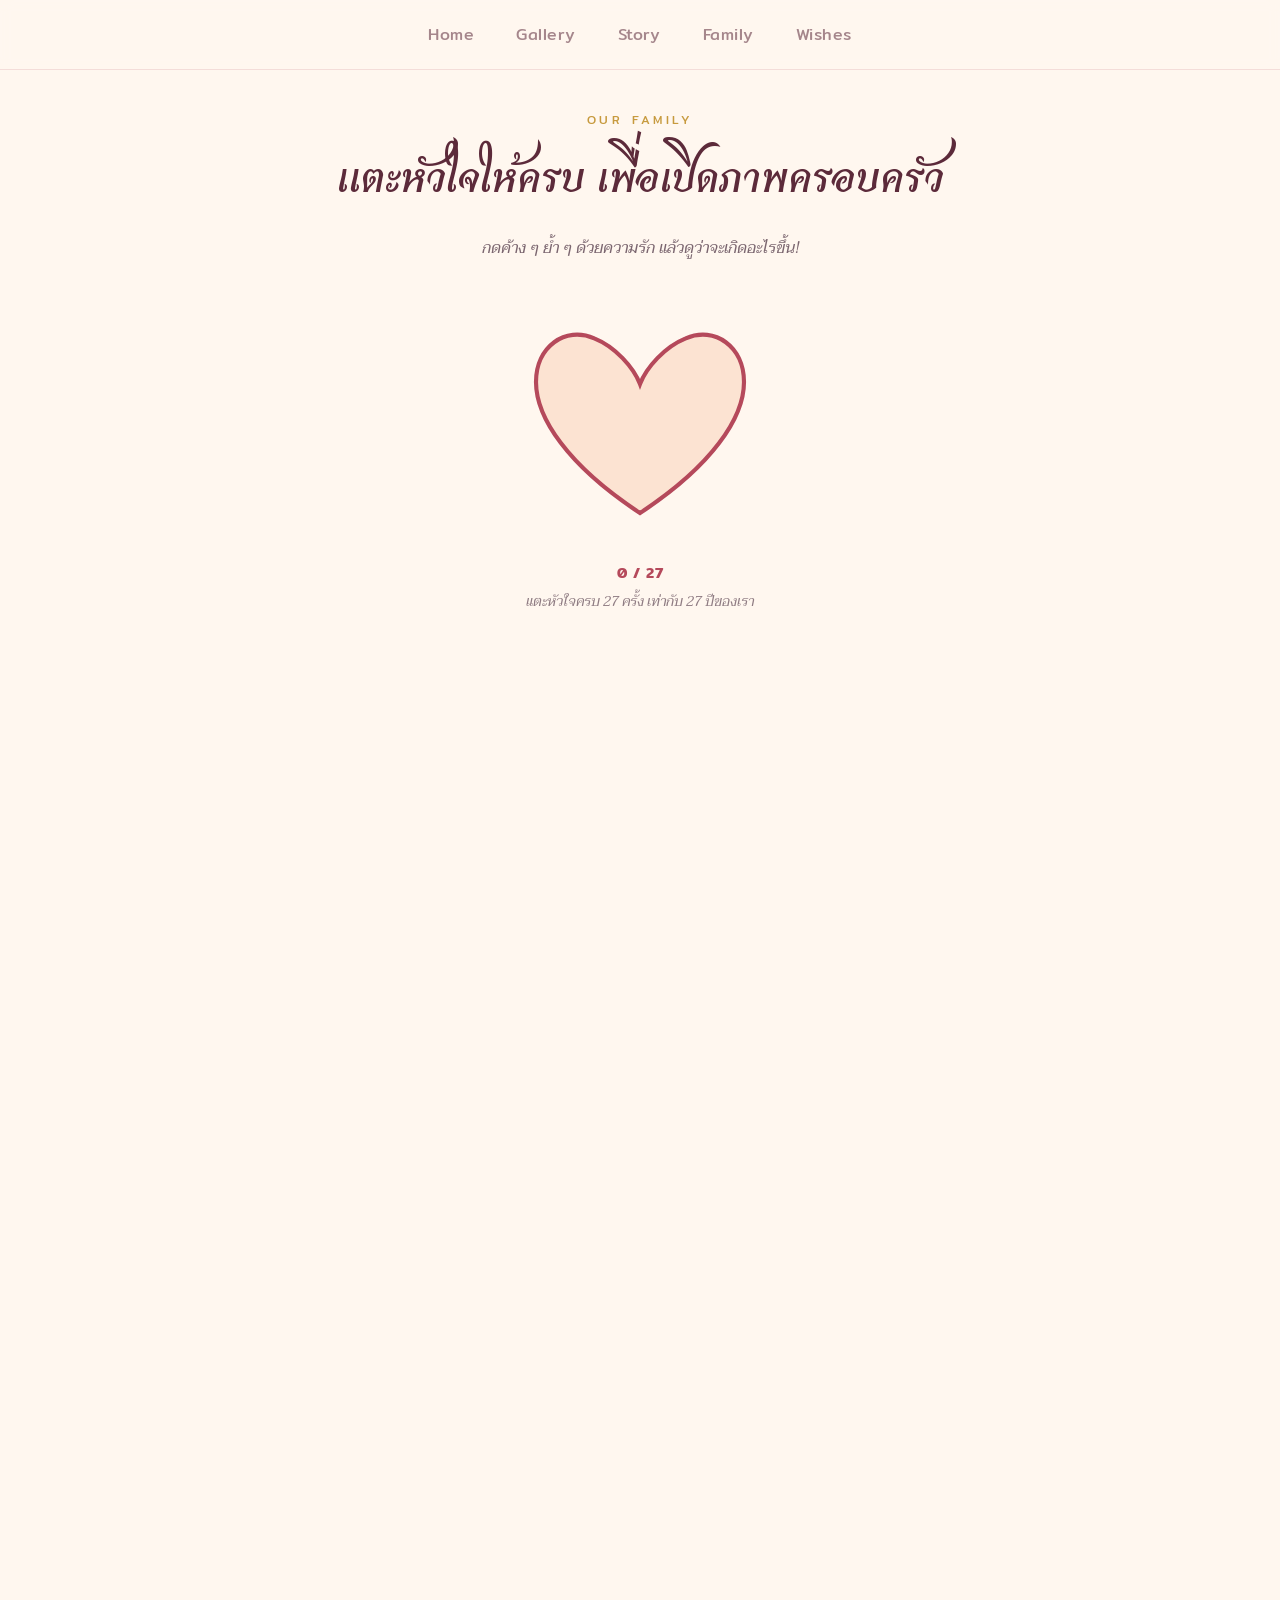
<file: family.html>
<!DOCTYPE html>
<html lang="en">
<head>
    <meta charset="UTF-8">
    <meta name="viewport" content="width=device-width, initial-scale=1.0">
    <title>Our Family</title>
    <link rel="preconnect" href="https://fonts.googleapis.com">
    <link href="https://fonts.googleapis.com/css2?family=Charmonman:wght@400;700&family=Taviraj:ital,wght@0,300;0,400;0,500;0,600;1,400&family=Mitr:wght@300;400;500;600&display=swap" rel="stylesheet">
    <link rel="stylesheet" href="/styles/styles.css">
</head>
<body data-page="family">

    <div class="ambient-heart" id="ambientHeart"></div>

    <nav class="navbar">
        <a class="navlink" data-page="cover" href="index.html">Home</a>
        <a class="navlink" data-page="gallery" href="gallery.html">Gallery</a>
        <a class="navlink" data-page="story" href="story.html">Story</a>
        <a class="navlink" data-page="family" href="family.html">Family</a>
        <a class="navlink" data-page="wishes" href="wishes.html">Wishes</a>
    </nav>
    
    <section class="page" id="page-family">
        <div class="section-head">
            <div class="section-eyebrow">Our Family</div>
            <div class="section-title">แตะหัวใจให้ครบ เพื่อเปิดภาพครอบครัว</div>
            <p class="section-sub">กดค้าง ๆ ย้ำ ๆ ด้วยความรัก แล้วดูว่าจะเกิดอะไรขึ้น!</p>
        </div>

        <div class="heart-wrap">
            <button class="heart-btn" id="heartBtn" aria-label="แตะหัวใจ">
            <svg viewBox="0 0 100 100">
                <defs>
                    <clipPath id="heartClip">
                        <path d="M50 88 C 15 65, 0 42, 0 25 C 0 8, 14 -2, 28 4 C 38 8, 47 18, 50 26 C 53 18, 62 8, 72 4 C 86 -2, 100 8, 100 25 C 100 42, 85 65, 50 88 Z"/>
                    </clipPath>
                </defs>
                <path d="M50 88 C 15 65, 0 42, 0 25 C 0 8, 14 -2, 28 4 C 38 8, 47 18, 50 26 C 53 18, 62 8, 72 4 C 86 -2, 100 8, 100 25 C 100 42, 85 65, 50 88 Z"
                fill="#FCE3D2" stroke="#B5495B" stroke-width="2"/>
                <rect id="heartFill" x="0" y="100" width="100" height="0" fill="#B5495B" clip-path="url(#heartClip)"/>
            </svg>
            </button>
        <div class="heart-progress-label" id="heartLabel">0 / 27</div>
        <div class="heart-hint" id="heartHint">แตะหัวใจครบ 27 ครั้ง เท่ากับ 27 ปีของเรา</div>
        </div>

        <div class="family-reveal" id="familyReveal">
            
            <div class="family-frame">
                <div class="family-caption">ครอบครัวของเรา</div>
                <div class="family-photo">
                    <img src="/photo/Family12.jpg">
                    <img src="/photo/Family9.jpg">
                    <img src="/photo/Family11.jpg">
                    <img src="/photo/Family7.jpg">
                    <img src="/photo/Family13.jpg">
                    <img src="/photo/Family5.jpg">
                    <img src="/photo/Family6.jpg">
                </div>
            </div>
        </div>
    </section>
    
    <div class="container wish-button" id="wishButton">
        <a class="cta-2" href="wishes.html">คำอวยพรถึงป๊ากับแม่ →</a>
    </div>

    <div class="bottom-nav">
        <a data-page="cover" href="index.html"></a>
        <a data-page="story" href="story.html"></a>
        <a data-page="gallery" href="gallery.html"></a>
        <a data-page="family" href="family.html"></a>
        <a data-page="wishes" href="wishes.html"></a>
    </div>
 
    <script src="/script/script.js"></script>

</body>
</html>
</file>
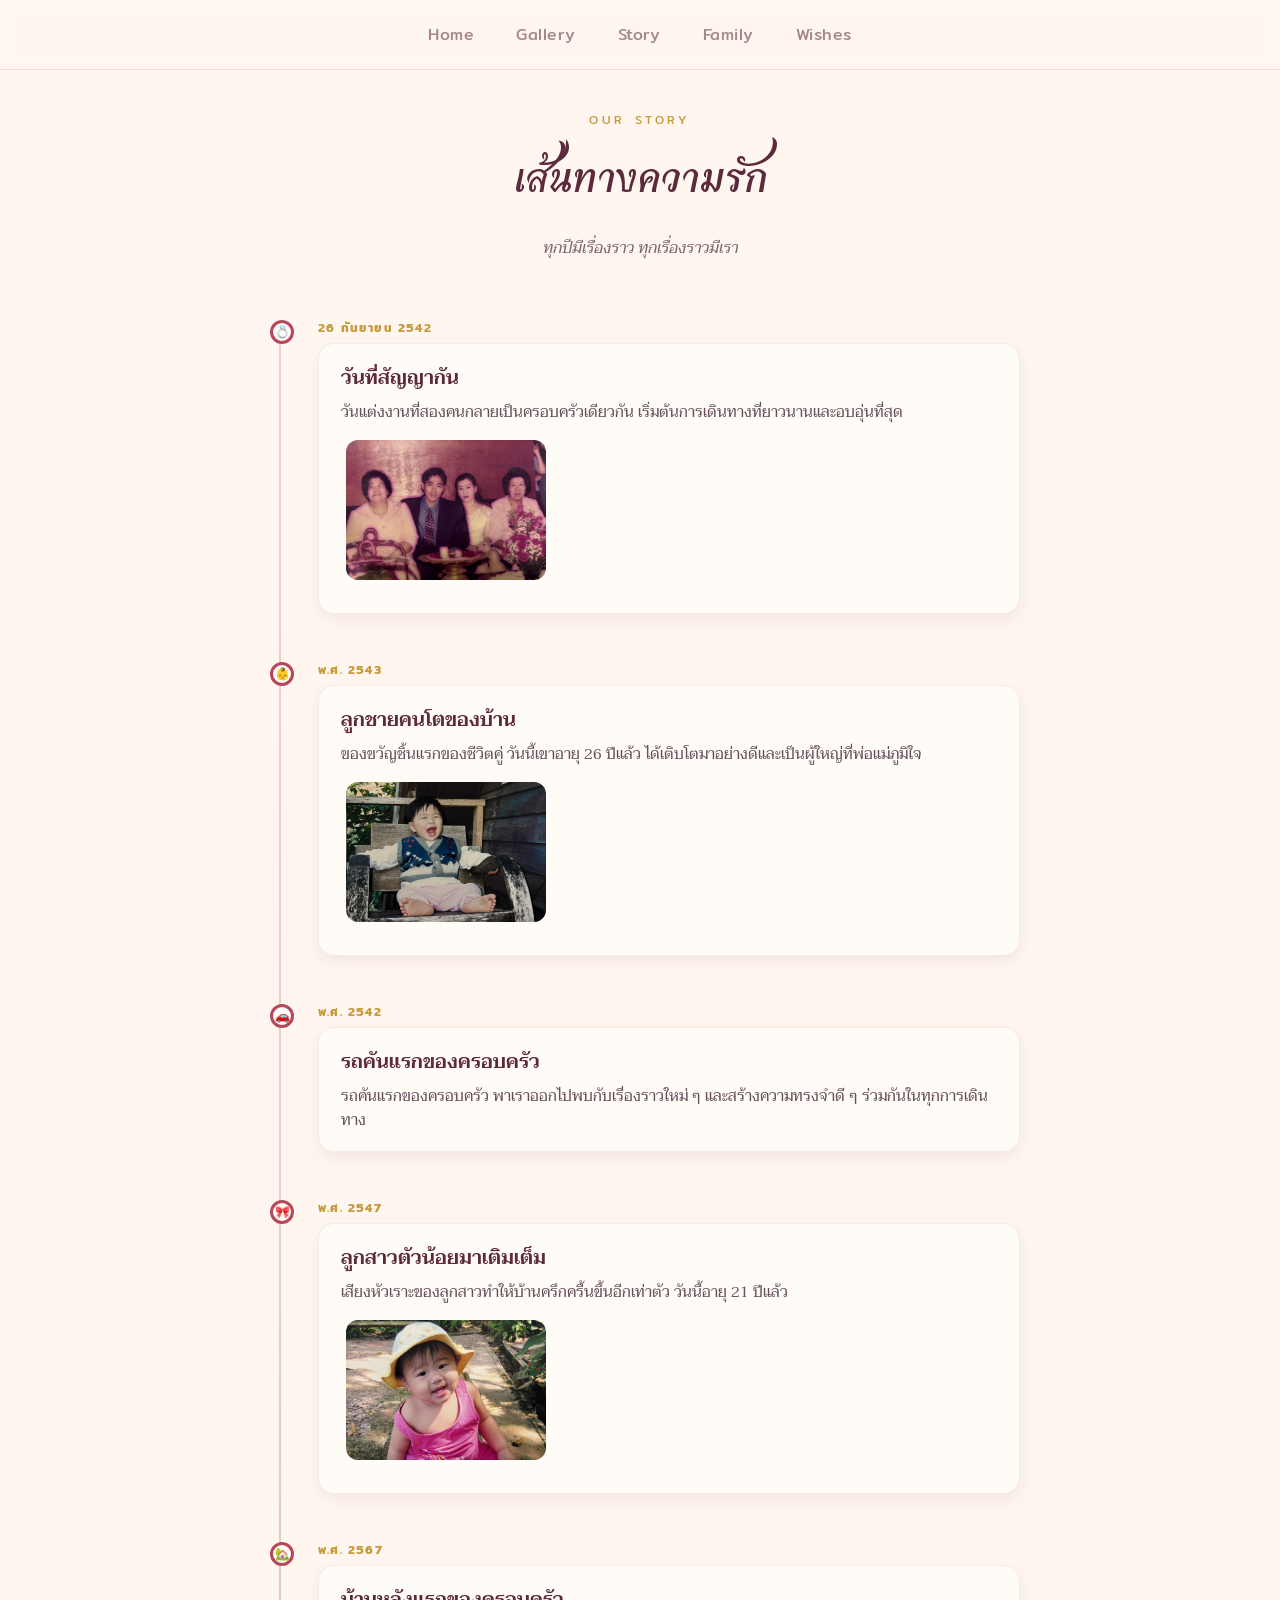
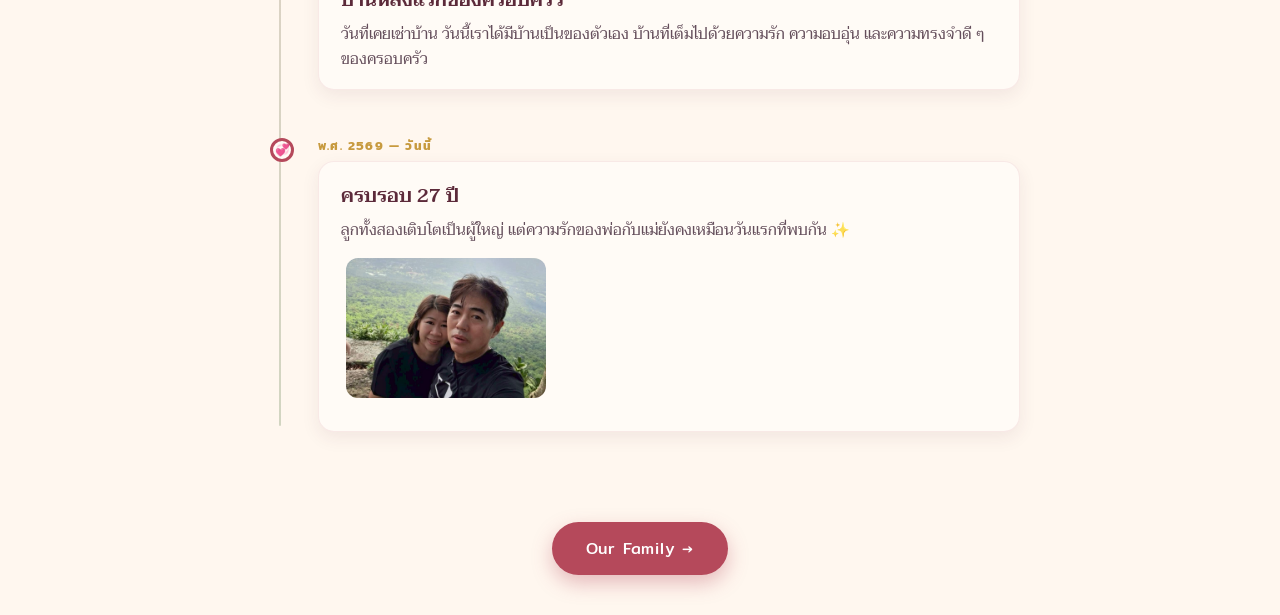
<file: story.html>
<!DOCTYPE html>
<html lang="en">
<head>
    <meta charset="UTF-8">
    <meta name="viewport" content="width=device-width, initial-scale=1.0">
    <title>Story</title>
    <link rel="preconnect" href="https://fonts.googleapis.com">
    <link href="https://fonts.googleapis.com/css2?family=Charmonman:wght@400;700&family=Taviraj:ital,wght@0,300;0,400;0,500;0,600;1,400&family=Mitr:wght@300;400;500;600&display=swap" rel="stylesheet">
    <link rel="stylesheet" href="/styles/styles.css">
</head>
<body data-page="story">
    <div class="ambient-heart" id="ambientHeart"></div>

    <nav class="navbar">
        <a class="navlink" data-page="cover" href="index.html">Home</a>
        <a class="navlink" data-page="gallery" href="gallery.html">Gallery</a>
        <a class="navlink" data-page="story" href="story.html">Story</a>
        <a class="navlink" data-page="family" href="family.html">Family</a>
        <a class="navlink" data-page="wishes" href="wishes.html">Wishes</a>
    </nav>

    <section class="page" id="page-story">
        <div class="section-head">
            <div class="section-eyebrow">Our Story</div>
            <div class="section-title">เส้นทางความรัก</div>
            <p class="section-sub">ทุกปีมีเรื่องราว ทุกเรื่องราวมีเรา</p>
        </div>

        <div class="timeline">
            <div class="tl-item">
                <div class="tl-dot">💍</div>
                <div class="tl-year">26 กันยายน 2542</div>
                <div class="tl-card">
                    <h3>วันที่สัญญากัน</h3>
                    <p>วันแต่งงานที่สองคนกลายเป็นครอบครัวเดียวกัน เริ่มต้นการเดินทางที่ยาวนานและอบอุ่นที่สุด</p>
                    <div class="photo empty">
                        <img src="/photo/Wedding1.jpg" alt="บรรยากาศวันแต่งงาน 1">
                    </div>
                </div>
            </div>

            <div class="tl-item">
                <div class="tl-dot">👶</div>
                <div class="tl-year">พ.ศ. 2543</div>
                <div class="tl-card">
                    <h3>ลูกชายคนโตของบ้าน</h3>
                    <p>ของขวัญชิ้นแรกของชีวิตคู่ วันนี้เขาอายุ 26 ปีแล้ว ได้เติบโตมาอย่างดีและเป็นผู้ใหญ่ที่พ่อแม่ภูมิใจ</p>
                    <div class="photo empty">
                        <img src="/photo/Yin.jpg" alt="YIN">
                    </div>
                </div>
            </div>

            <div class="tl-item">
                <div class="tl-dot">🚗</div>
                <div class="tl-year">พ.ศ. 2542</div>
                <div class="tl-card">
                    <h3>รถคันแรกของครอบครัว</h3>
                    <p>รถคันแรกของครอบครัว พาเราออกไปพบกับเรื่องราวใหม่ ๆ และสร้างความทรงจำดี ๆ ร่วมกันในทุกการเดินทาง</p>
                </div>
            </div>

            <div class="tl-item">
                <div class="tl-dot">🎀</div>
                <div class="tl-year">พ.ศ. 2547</div>
                <div class="tl-card">
                    <h3>ลูกสาวตัวน้อยมาเติมเต็ม</h3>
                    <p>เสียงหัวเราะของลูกสาวทำให้บ้านครึกครื้นขึ้นอีกเท่าตัว วันนี้อายุ 21 ปีแล้ว</p>
                    <div class="photo empty">
                        <img src="/photo/You.jpg" alt="YOU">
                    </div>
                </div>
            </div>

            <div class="tl-item">
                <div class="tl-dot">🏡</div>
                <div class="tl-year">พ.ศ. 2567</div>
                <div class="tl-card">
                    <h3>บ้านหลังแรกของครอบครัว</h3>
                    <p>วันที่เคยเช่าบ้าน วันนี้เราได้มีบ้านเป็นของตัวเอง บ้านที่เต็มไปด้วยความรัก ความอบอุ่น และความทรงจำดี ๆ ของครอบครัว</p>
                </div>
            </div>
        
            <div class="tl-item">
                <div class="tl-dot">💞</div>
                <div class="tl-year">พ.ศ. 2569 — วันนี้</div>
                <div class="tl-card">
                    <h3>ครบรอบ 27 ปี</h3>
                    <p>ลูกทั้งสองเติบโตเป็นผู้ใหญ่ แต่ความรักของพ่อกับแม่ยังคงเหมือนวันแรกที่พบกัน ✨</p>
                    <div class="photo empty">
                        <img src="/photo/27.jpg" alt="บรรยากาศวันแต่งงาน 1">
                    </div>
                </div>
                </div>
        </div>
    </section>

        <div class="container">
            <a class="cta-1" href="/family.html">Our Family →</a>
        </div>
    
    <div class="bottom-nav">
            <a href="index.html"></a>
            <a href="gallery.html"></a>
            <a href="story.html"></a>
            <a href="family.html"></a>
            <a href="wishes.html"></a>
    </div>
    
    <script src="/script/script.js"></script>  

</body>
</html>
</file>
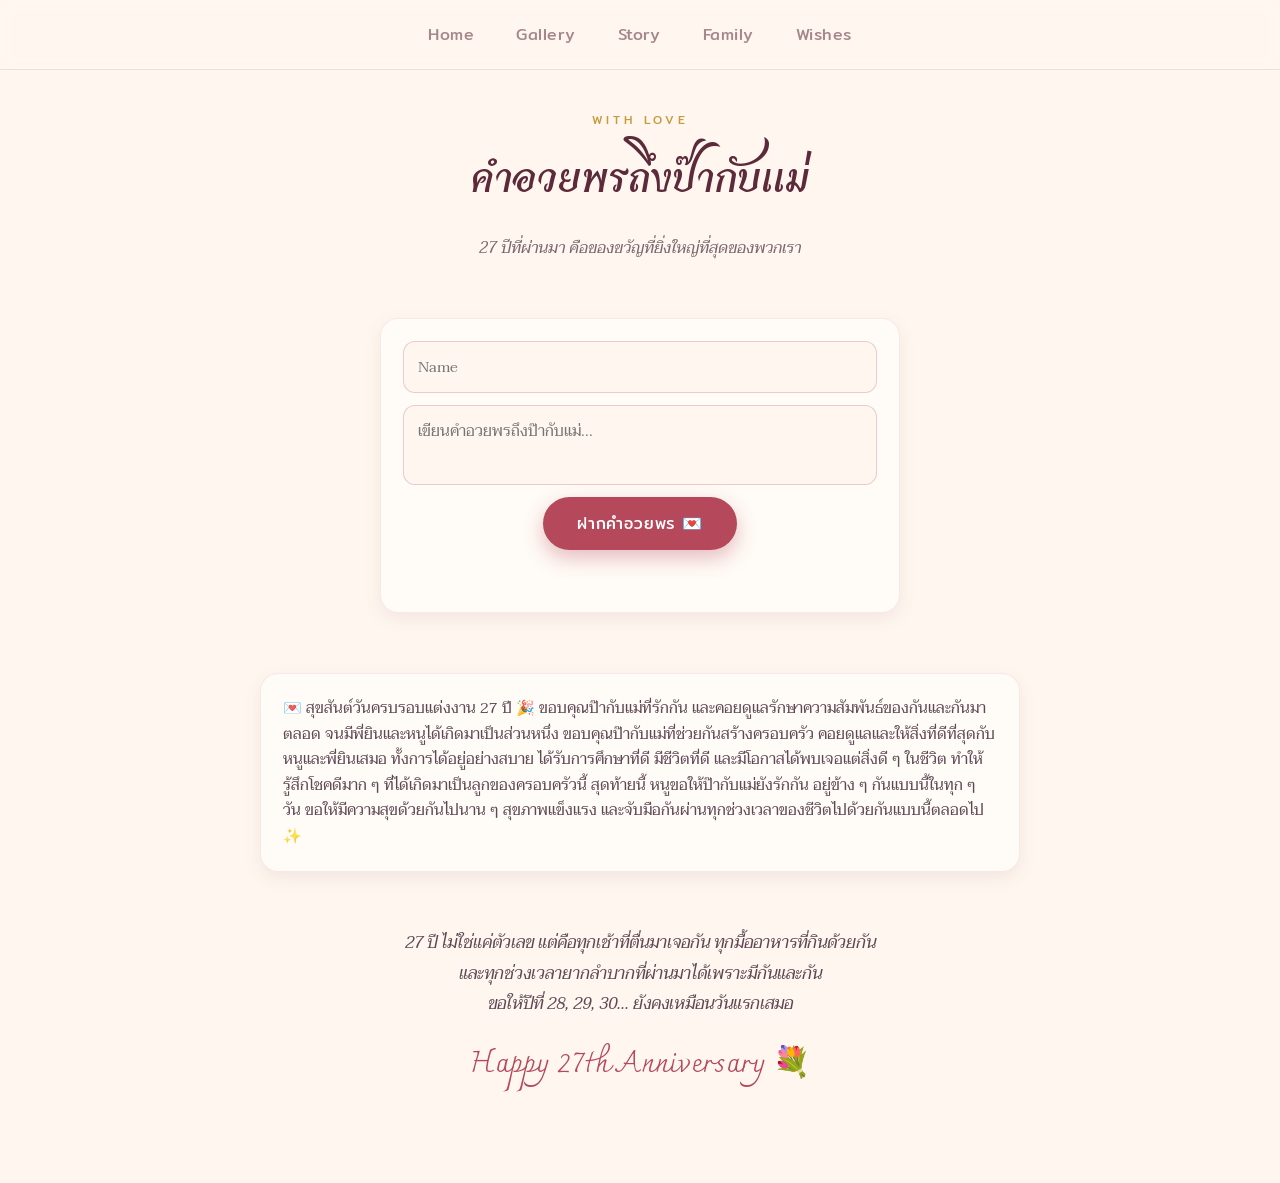
<file: wishes.html>
<!DOCTYPE html>
<html lang="en">
<head>
    <meta charset="UTF-8">
    <meta name="viewport" content="width=device-width, initial-scale=1.0">
    <title>My Wish</title>
    <link rel="preconnect" href="https://fonts.googleapis.com">
    <link href="https://fonts.googleapis.com/css2?family=Charmonman:wght@400;700&family=Taviraj:ital,wght@0,300;0,400;0,500;0,600;1,400&family=Mitr:wght@300;400;500;600&display=swap" rel="stylesheet">
    <link rel="stylesheet" href="styles/styles.css">
</head>
<body data-page="wishes">
    <div class="ambient-heart" id="ambientHeart"></div>

    <nav class="navbar">
        <a class="navlink" data-page="cover" href="index.html">Home</a>
        <a class="navlink" data-page="gallery" href="gallery.html">Gallery</a>
        <a class="navlink" data-page="story" href="story.html">Story</a>
        <a class="navlink" data-page="family" href="family.html">Family</a>
        <a class="navlink" data-page="wishes" href="wishes.html">Wishes</a>
    </nav>

    <section class="page" id="page-wishes">
    <div class="section-head">
        <div class="section-eyebrow">With Love</div>
        <div class="section-title">คำอวยพรถึงป๊ากับแม่</div>
        <p class="section-sub">27 ปีที่ผ่านมา คือของขวัญที่ยิ่งใหญ่ที่สุดของพวกเรา</p>
    </div>

    <div class="guestbook">

        <input
            type="text"
            id="guestName"
            class="guestbook-input"
            placeholder="Name"
        >

        <textarea
            id="guestMessage"
            class="guestbook-textarea"
            placeholder="เขียนคำอวยพรถึงป๊ากับแม่..."
        ></textarea>

        <button
            id="submitWish"
            class="cta"
            style="margin-top:0;"
        >
            ฝากคำอวยพร 💌
        </button>
    </div>

    <div id="wishGrid" class="wish-grid"></div>

    <div class="wish-grid">
        <div class="wish-card">
            <div class="wish-quote"></div>
            <div class="wish-text">💌 สุขสันต์วันครบรอบแต่งงาน 27 ปี 🎉
            ขอบคุณป๊ากับแม่ที่รักกัน และคอยดูแลรักษาความสัมพันธ์ของกันและกันมาตลอด จนมีพี่ยินและหนูได้เกิดมาเป็นส่วนหนึ่ง
            ขอบคุณป๊ากับแม่ที่ช่วยกันสร้างครอบครัว คอยดูแลและให้สิ่งที่ดีที่สุดกับหนูและพี่ยินเสมอ ทั้งการได้อยู่อย่างสบาย ได้รับการศึกษาที่ดี มีชีวิตที่ดี และมีโอกาสได้พบเจอแต่สิ่งดี ๆ ในชีวิต ทำให้รู้สึกโชคดีมาก ๆ ที่ได้เกิดมาเป็นลูกของครอบครัวนี้
            สุดท้ายนี้ หนูขอให้ป๊ากับแม่ยังรักกัน อยู่ข้าง ๆ กันแบบนี้ในทุก ๆ วัน ขอให้มีความสุขด้วยกันไปนาน ๆ สุขภาพแข็งแรง และจับมือกันผ่านทุกช่วงเวลาของชีวิตไปด้วยกันแบบนี้ตลอดไป ✨</div>
        </div>
    </div>
    
    <div class="closing">
        <p>27 ปี ไม่ใช่แค่ตัวเลข แต่คือทุกเช้าที่ตื่นมาเจอกัน ทุกมื้ออาหารที่กินด้วยกัน<br>และทุกช่วงเวลายากลำบากที่ผ่านมาได้เพราะมีกันและกัน<br>ขอให้ปีที่ 28, 29, 30... ยังคงเหมือนวันแรกเสมอ</p>
        <div class="signoff">Happy 27th Anniversary 💐</div>
    </div>
    </section>

     <div class="bottom-nav">
            <a href="index.html"></a>
            <a href="gallery.html"></a>
            <a href="story.html"></a>
            <a href="family.html"></a>
            <a href="wishes.html"></a>
    </div>
    
    <script src="/script/script.js"></script>  
    
</body>
</html>
</file>
<file: styles/styles.css>
:root{
    --cream:#FFF7EF;
    --peach:#FCE3D2;
    --rose:#E58A96;
    --rose-deep:#B5495B;
    --maroon:#5C2A3A;
    --gold:#C79A3E;
    --sage:#8FA37E;
    --ink:#43293A;
    --paper:#FFFBF6;
}

*{
    box-sizing:border-box;
    margin: 0;}
    
html,body{height: 100%;}

body {
    font-family: 'Taviraj', serif;
    background:var(--cream);
    color: var(--ink);
    overflow-x: hidden;
    position: relative;
}

::selection{background: var(--rose); color:#fff;}

/* ---------- ambient floating hearts ---------- */
.ambient-heart{
    position: fixed;
    inset: 0;
    pointer-events: none;
    z-index: 1;
    overflow: hidden;
}

.ambient-heart span{
    position: absolute;
    bottom: -10%;
    font-size: 20px;
    opacity: .35;
    color: var(--rose);
    animation: floatUP linear infinite;
}

@keyframes floatUP{
    0%{transform: translateY(0) rotate(0deg); opacity: 0;}
    10%{opacity: .4;}
    90%{opacity: .25;}
    100%{transform:translateY(-115vh) rotate(25deg); opacity: 0;}
}

/* ---------- top nav ---------- */
.navbar{
    position: fixed;
    top: 0;
    left: 0;
    right: 0;
    z-index: 50;
    display: flex;
    align-items: center;
    justify-content: center;
    gap:clamp(10px,3vw,34px);
    padding: 16px 12px;
    background: rgba(255, 247, 239, .82);
    backdrop-filter: blur(6px);
    border-bottom: 1px solid rgba(181,73,91,.15);
}

.navlink{
    font-family: 'Mitr', sans-serif;
    font-size: 16px;
    letter-spacing: .03em;
    background: none;
    border: none;
    color: var(--maroon);
    opacity: .55;
    cursor: pointer;
    padding: 6px 4px;
    position: relative;
    transition: opacity .25s ease;
    text-decoration: none;
}

.navlink:hover{opacity: .85;}
.navlink:active{opacity: 1; font-weight: 600;}
.navlink:active::after{
    content:''; position: absolute; left: 10%; right: 10%; bottom: -4px; height: 2px;
    background: var(--rose-deep); border-radius: 2px;
}

.page{
    min-height: 100vh;
    width: 100%;
    display: flex;
    flex-direction: column;
    align-items: center;
    padding: 110px 20px 90px;
    position: relative; 
    z-index: 2;
    animation: fadeIn .6s ease;
}

@keyframes fadeIn{ from{opacity: 0; transform: translateY(14px);} to{opacity: 1; transform: translateY(0);} }
@media (prefers-reduced-motion: reduce) {
    .page{animation: none;}
    .ambient-heart span{animation: none; display: none;}
}

/* ================= PAGE 1 : HOME ================= */
#page-cover{
    text-align: center;
    justify-content: center;
}

.eyebrow{
    font-family: 'Mitr', sans-serif;
    letter-spacing: .35em;
    text-transform: uppercase;
    font-size: 16px; 
    color: var(--gold);
    margin-bottom: 18px;
}

.cover-num{
    font-family: 'Charmonman', cursive;
    font-weight: 700;
    font-size: clamp(90px,22vw,220px);
    line-height: .85;
    color: var(--rose-deep);
    text-shadow: 3px 3px 0 var(--peach);
}

.cover-title{
    font-family: 'Charmonman', cursive;
    font-weight: 700;
    font-size: clamp(30px, 6vw, 56px);
    color: var(--maroon);
    margin-top: 6px;
}

.cover-sub{
    font-family: 'Taviraj', sans-serif;
    font-style: italic;
    font-size: clamp(16px,2.4vw,20px);
    color: var(--ink);
    opacity: .75;
    max-width: 520px;
    margin: 18px auto 8px;
}

.cover-date{
    font-family: 'Mitr', sans-serif;
    font-size: 16px;
    color: var(--maroon);
    margin-top: 22px;
    display: flex;
    align-items: center;
    gap: 15px;
    justify-content: center;
}

.cover-date .dot{
    width: 6px;
    height: 6px;
    border-radius: 50%;
    background-color: var(--gold);
}
.cover-names{
    margin-top: 34px;
     font-weight: 1000;
    font-family: 'Charmonman', cursive;
    font-size: clamp(22px, 3.4vw, 30px);
    color: var(--rose-deep);
}
.cover-cta{
    margin-top: 44px;
    font-family: 'Mitr', sans-serif;
    font-size: 16px;
    letter-spacing: .05em;
    background: var(--rose-deep);
    color:#fff;
    border: none;
    padding: 14px 34px;
    border-radius: 999px;
    cursor:pointer; 
    box-shadow:0 8px 20px rgba(181,73,91,.35); 
    transition:transform .2s ease, box-shadow .2s ease;
    text-decoration: none;
    display: inline-block;
}

.cover-cta:hover{
    transform: translateY(-2px);
    box-shadow: 0 12px 26px rgba(181,73,91,.42);
}

/* ================= PAGE 2 : Gallery ================= */
.card-slot {
    width: 100%;
    max-width: 600px;
    aspect-ratio: 16 / 9;
    margin: 0 auto;
}

.card-slot1{
    width: 100%;
    max-width: 1000px;
    aspect-ratio: 16 / 9;
    margin: 0  auto 50px ;
}

.gallery-sub-title{
    font-family: 'Taviraj', sans-serif;
    font-weight: 600;
    font-size: 19px;
    color: var(--maroon);
    text-align: center;
    margin: 100px 0 20px;
}

.gallery-sub-title:first-of-type{ margin-top: 0;}

.photo-grid{
    grid-template-columns: repeat(2,1fr);
    grid-auto-columns: 130px;
}

.photo-grid .photo-slot:nth-child(1),.photo-grid .photo-slot:nth-child(5) {
    grid-row: span 2;
}

.photo-slot {
    position: relative;
    border-radius: 16px;
    overflow: hidden;
    background: var(--peach);
    box-shadow: 0 6px 16px rgba(92,42,58,.08);
    border: 1px solid rgba(181,73,91,.14);
    cursor: pointer;
}

.photo-slot img{
    width: 100%;
    height: 100%;
    object-fit: cover;
    display: block;
    transition: transform .35s ease;
}

.photo-slot:hover img {
    transform: scale(1.06);
}

.photo-slot.empty {
    display: flex;
    align-items: center;
    justify-content: center;
    flex-direction: column;
    gap: 6px;
    cursor: default;
    border: 2px dashed rgba(181,73,91,.35);
    background: var(--paper);
}

.photo-slot.empty img {
    width: 100%;
    height: 100%;
    display: none;
}

.empty-icon { 
    font-size: 26px;
    opacity: .5;
    align-items: center;
}

.container {
    text-align: center;
}

.cta {
    margin-top: 44px;
    font-family: 'Mitr', sans-serif;
    font-size: 16px;
    letter-spacing: .05em;
    background: var(--rose-deep);
    color:#fff;
    border: none;
    padding: 14px 34px;
    border-radius: 999px;
    cursor:pointer; 
    box-shadow:0 8px 20px rgba(181,73,91,.35); 
    transition:transform .2s ease, box-shadow .2s ease;
    text-decoration: none;
    display: inline-block;
    margin-bottom: 40px;
}

.cta:hover{
    transform: translateY(-2px);
    box-shadow: 0 12px 26px rgba(181,73,91,.42);
}

.lightbox {
    position: fixed;
    inset: 0;
    background: rgba(67,41,58,.9);
    z-index: 200;
    display: flex;
    align-items: center;
    justify-content: center;
    opacity: 0;
    pointer-events: none;
    transition: opacity .3s ease;
}

.lightbox.show {
    opacity: 1;
    pointer-events: auto;
}

.lightbox img {
    max-width: 88vw;
    max-height: 82vh;
    border-radius: 14px;
    box-shadow: 0 24px 60px rgba(0,0,0,.45);
}

.lightbox-close {
    position: absolute;
    top: 22px;
    right: 26px;
    color: #fff;
    font-size: 30px;
    line-height: 1;
    background: none;
    border: none;
    cursor: pointer;
    opacity: .85;
}

.lightbox-close:hover {
    opacity: 1;
}

/* ================= PAGE 3 : STORY ================= */

.section-head{ 
    text-align:center; margin-bottom:56px; 
}

.section-eyebrow{ 
    font-family:'Mitr',sans-serif; 
    letter-spacing:.3em; 
    text-transform:uppercase; 
    font-size:12px; 
    color:var(--gold); 
}

.section-title{ 
    font-family:'Charmonman',cursive; 
    font-weight:700; 
    font-size:clamp(30px,5vw,46px); 
    color:var(--maroon); 
    margin-top:8px;}

.section-sub{ 
    font-family:'Taviraj',serif; 
    font-style:italic; 
    opacity:.7; 
    margin-top:10px; 
    max-width:460px; 
    margin-inline:auto;
}
 
.timeline{ 
    width:100%; 
    max-width:760px; 
    position:relative; 
    padding-left:2px; 
}

.timeline::before{
    content:''; 
    position:absolute; 
    left:19px; 
    top:6px; 
    bottom:6px; 
    width:2px;
    background:linear-gradient(var(--rose), var(--sage)); 
    opacity:.4; 
    border-radius:2px;
}

.tl-item{ 
    position:relative; 
    padding:0 0 46px 56px; 
}

.tl-item:last-child{
    padding-bottom:0;
}

.tl-dot{
    position:absolute; 
    left:8px; 
    top:2px; 
    width:24px; 
    height:24px; 
    border-radius:50%;
    background:var(--paper); 
    border:3px solid var(--rose-deep); 
    display:flex; 
    align-items:center; 
    justify-content:center;
    font-size:12px;
}

.tl-year{ 
    font-family:'Mitr',sans-serif; 
    font-size:12px; 
    letter-spacing:.1em; 
    color:var(--gold); 
    font-weight:600;
}

.tl-card{
    background:var(--paper); 
    border-radius:16px; 
    padding: 18px 22px; 
    margin-top: 6px;
    box-shadow:0 6px 18px rgba(92,42,58,.08); 
    border:1px solid rgba(181,73,91,.1);
}

.tl-card h3{ 
    font-family:'Taviraj',
    serif; font-weight:600; 
    font-size:19px; 
    color:var(--maroon); 
    margin-bottom:6px;}
.tl-card p{ 
    font-size:15px; 
    line-height:1.65; 
    opacity:.82; 
}

.tl-card .photo {
    width: 200px;
    height: 140px;
    margin: 15px 5px;
    border-radius: 12px;
    overflow: hidden;
}

.tl-card .photo img {
    width: 100%;
    height: 100%;
    object-fit: cover;
    display: block;
}

.cta-1 {
    margin-top: 0px;
    font-family: 'Mitr', sans-serif;
    font-size: 16px;
    letter-spacing: .05em;
    background: var(--rose-deep);
    color:#fff;
    border: none;
    padding: 14px 34px;
    border-radius: 999px;
    cursor:pointer; 
    box-shadow:0 8px 20px rgba(181,73,91,.35); 
    transition:transform .2s ease, box-shadow .2s ease;
    text-decoration: none;
    display: inline-block;
    margin-bottom: 40px;
}

.cta-1:hover{
    transform: translateY(-2px);
    box-shadow: 0 12px 26px rgba(181,73,91,.42);
}

.tl-item{
  opacity:0; transform:translateY(28px);
  transition:opacity .7s ease, transform .7s ease;
}
.tl-item.in-view{
  opacity:1; transform:translateY(0);
}
@media (prefers-reduced-motion: reduce){
  .tl-item{ opacity:1; transform:none; transition:none; }
}

/* ================= PAGE 4 : Family ================= */
 
.edit-note{
    margin-top:50px; 
    font-family:'Mitr',sans-serif; 
    font-size:12px; 
    text-align:center;
    color:var(--maroon); 
    opacity:.5; 
    max-width:480px;
}

.heart-wrap{ 
    display:flex; 
    flex-direction:column; 
    align-items:center; 
    margin-top:6px; 
}

.heart-btn{
  position:relative; 
  width: 220px; 
  height: 220px; 
  border:none; 
  background:none; 
  cursor:pointer;
  -webkit-tap-highlight-color:transparent;
}

.heart-btn svg{ 
    width:100%; 
    height:100%; 
    display:block; 
    overflow:visible; 
    transition:transform .12s ease; 
}

.heart-btn:active svg{ 
    transform:scale(.94); 
}

.heart-progress-label{
  margin-top:18px; 
  font-family:'Mitr',sans-serif; 
  font-size:14px; 
  color:var(--rose-deep); 
  font-weight:600;
  letter-spacing:.04em;
}

.heart-hint{
  margin-top:6px; 
  font-family:'Taviraj',serif; 
  font-style:italic; 
  font-size:14px; 
  opacity:.6;
}

.mini-heart{
  position: fixed; 
  font-size: 24px; 
  color: var(--rose-deep); 
  pointer-events: none;
  animation: popUp .9s ease-out forwards;
}

@keyframes popUp{
  0%{ transform:translate(-50%,-50%) scale(.6); opacity:1; }
  100%{ transform:translate(calc(-50% + var(--dx)), -90px) scale(1.1); opacity:0; }
}
 
.family-reveal{
  margin-top:46px; 
  max-width:640px; 
  width:100%; 
  text-align:center;
  opacity:0; 
  transform:translateY(18px) scale(.98); 
  pointer-events:none;
  transition:opacity .7s ease, transform .7s ease;
}

.family-reveal.show{ 
    opacity:1; 
    transform:translateY(0) scale(1); 
    pointer-events:auto; 
}

.family-frame{
  background:var(--paper); 
  border-radius: 24px; 
  padding:30px 24px 26px;
  box-shadow:0 14px 34px rgba(92,42,58,.14); 
  border:1px solid rgba(181,73,91,.12);
}

.family-caption{ 
    font-family:'Charmonman',cursive; 
    font-size: 35px; 
    color:var(--rose-deep); 
    margin-top:14px;
}

.family-members{
  margin-top:16px; 
  display:flex; 
  flex-wrap:wrap; 
  gap:10px; 
  justify-content:center;
  font-family:'Mitr',sans-serif; 
  font-size:13px;
}

.family-members span{
  background:var(--peach); 
  color:var(--maroon); 
  padding:6px 14px; 
  border-radius:999px;
}

.family-note{ 
    margin-top:20px; 
    font-size:14px; 
    opacity:.65; 
    font-family:'Taviraj',serif; 
    font-style:italic; 
}

.family-photo {
    width: 100%;
    max-width: 360px;
    margin: 0 auto;
    padding: 8px;
    background: #fff;
    border-radius: 18px;
    box-shadow: 0 8px 20px rgba(92,42,58,.15);
    box-sizing: border-box;
}

.family-photo img {
    width: 100%;
    height: 220px;
    object-fit: cover;
    display: block;
    border-radius: 12px;
    margin: 20px auto;
}

.cta-2 {
    margin-top: 0px;
    font-family: 'Mitr', sans-serif;
    font-size: 16px;
    letter-spacing: .05em;
    background: var(--rose-deep);
    color:#fff;
    border: none;
    padding: 14px 34px;
    border-radius: 999px;
    cursor:pointer; 
    box-shadow:0 8px 20px rgba(181,73,91,.35); 
    transition:transform .2s ease, box-shadow .2s ease;
    text-decoration: none;
    display: inline-block;
    margin-bottom: 40px;
}

.cta-2:hover{
    transform: translateY(-2px);
    box-shadow: 0 12px 26px rgba(181,73,91,.42);
}

.wish-button {
    opacity: 0;
    pointer-events: none;
    transform: translateY(15px);
    transition: all .5s ease;
}

.wish-button.show {
    opacity: 1;
    pointer-events: auto;
    transform: translateY(0);
}

/* ================= PAGE 5 : WISHES ================= */
.wish-grid{
    width:100%; 
    max-width:760px; 
    display:grid; 
    grid-template-columns: 1fr;
    gap:20px; 
    margin-top:10px;
}

@media (max-width:620px){ .wish-grid{ grid-template-columns:1fr; } }
.wish-card{
  background:var(--paper); 
  border-radius:18px; 
  padding:22px; 
  box-shadow:0 6px 18px rgba(92,42,58,.08);
  border:1px solid rgba(181,73,91,.1); 
  position:relative;
}

.wish-from{ 
    font-family:'Mitr',sans-serif; 
    font-size:12px; 
    letter-spacing:.06em; 
    color:var(--gold); 
    font-weight:600; 
    margin-bottom:8px; 
}

.wish-text{ 
    font-size:15px; 
    line-height:1.7; 
    opacity:.85; 
}

.wish-quote{ 
    position:absolute; 
    top:14px; right:18px; 
    font-family:'Charmonman',cursive; 
    font-size:34px; color:var(--rose);
     opacity:.4;
}
 
.closing{ 
    margin-top:56px; 
    text-align:center; 
    max-width:520px;
}

.closing p{ 
    font-family:'Taviraj',serif;
    font-style:italic; 
    font-size:17px; 
    line-height:1.8; 
    opacity:.85; 
}

.closing .signoff{ 
    font-family:'Charmonman',cursive; 
    font-size: 30px;
    color:var(--rose-deep); 
    margin-top: 16px; 
}

.guestbook{
  width:100%; max-width:520px; margin:0 auto 40px; display:flex; flex-direction:column; gap:12px;
  background:var(--paper); padding:22px; border-radius:18px;
  box-shadow:0 6px 18px rgba(92,42,58,.08); border:1px solid rgba(181,73,91,.1);
}
.guestbook-input, .guestbook-textarea{
  font-family:'Taviraj',serif; font-size:15px; padding:12px 14px; border-radius:12px;
  border:1px solid rgba(181,73,91,.25); background:var(--cream); color:var(--ink); resize:none;
}
.guestbook-textarea{ min-height:80px; }
.guestbook-input:focus, .guestbook-textarea:focus{ outline:none; border-color:var(--rose-deep); }
.guestbook .cta{ align-self:center; }

.wish-card.new{ animation:cardPop .5s ease; }
@keyframes cardPop{
  0%{ opacity:0; transform:translateY(18px) scale(.92); }
  100%{ opacity:1; transform:translateY(0) scale(1); }
}

.love-burst-piece{
  position:fixed; top:-8vh; pointer-events:none; z-index:80;
  animation:loveFall linear forwards; will-change:transform, opacity;
}
@keyframes loveFall{
  0%{ transform:translateY(0) rotate(0deg); opacity:1; }
  100%{ transform:translateY(115vh) rotate(var(--rot)); opacity:.2; }
}

.delete-wish {
    display: block;
    margin: 16px 0 0 auto;
    padding: 7px 14px;

    border: 1px solid #e8b8c4;
    border-radius: 999px;

    background: #fff5f7;
    color: #b76e79;

    font-family: inherit;
    font-size: 13px;
    font-weight: 500;

    cursor: pointer;

    transition:
        background 0.2s ease,
        color 0.2s ease,
        transform 0.2s ease,
        box-shadow 0.2s ease;
}

.delete-wish::before {
    content: "🗑️";
    margin-right: 5px;
}

.delete-wish:hover {
    background: #f8dce3;
    color: #9f5360;

    transform: translateY(-2px);

    box-shadow:
        0 4px 10px rgba(183, 110, 121, 0.15);
}

.delete-wish:active {
    transform: translateY(0);
}
</file>
